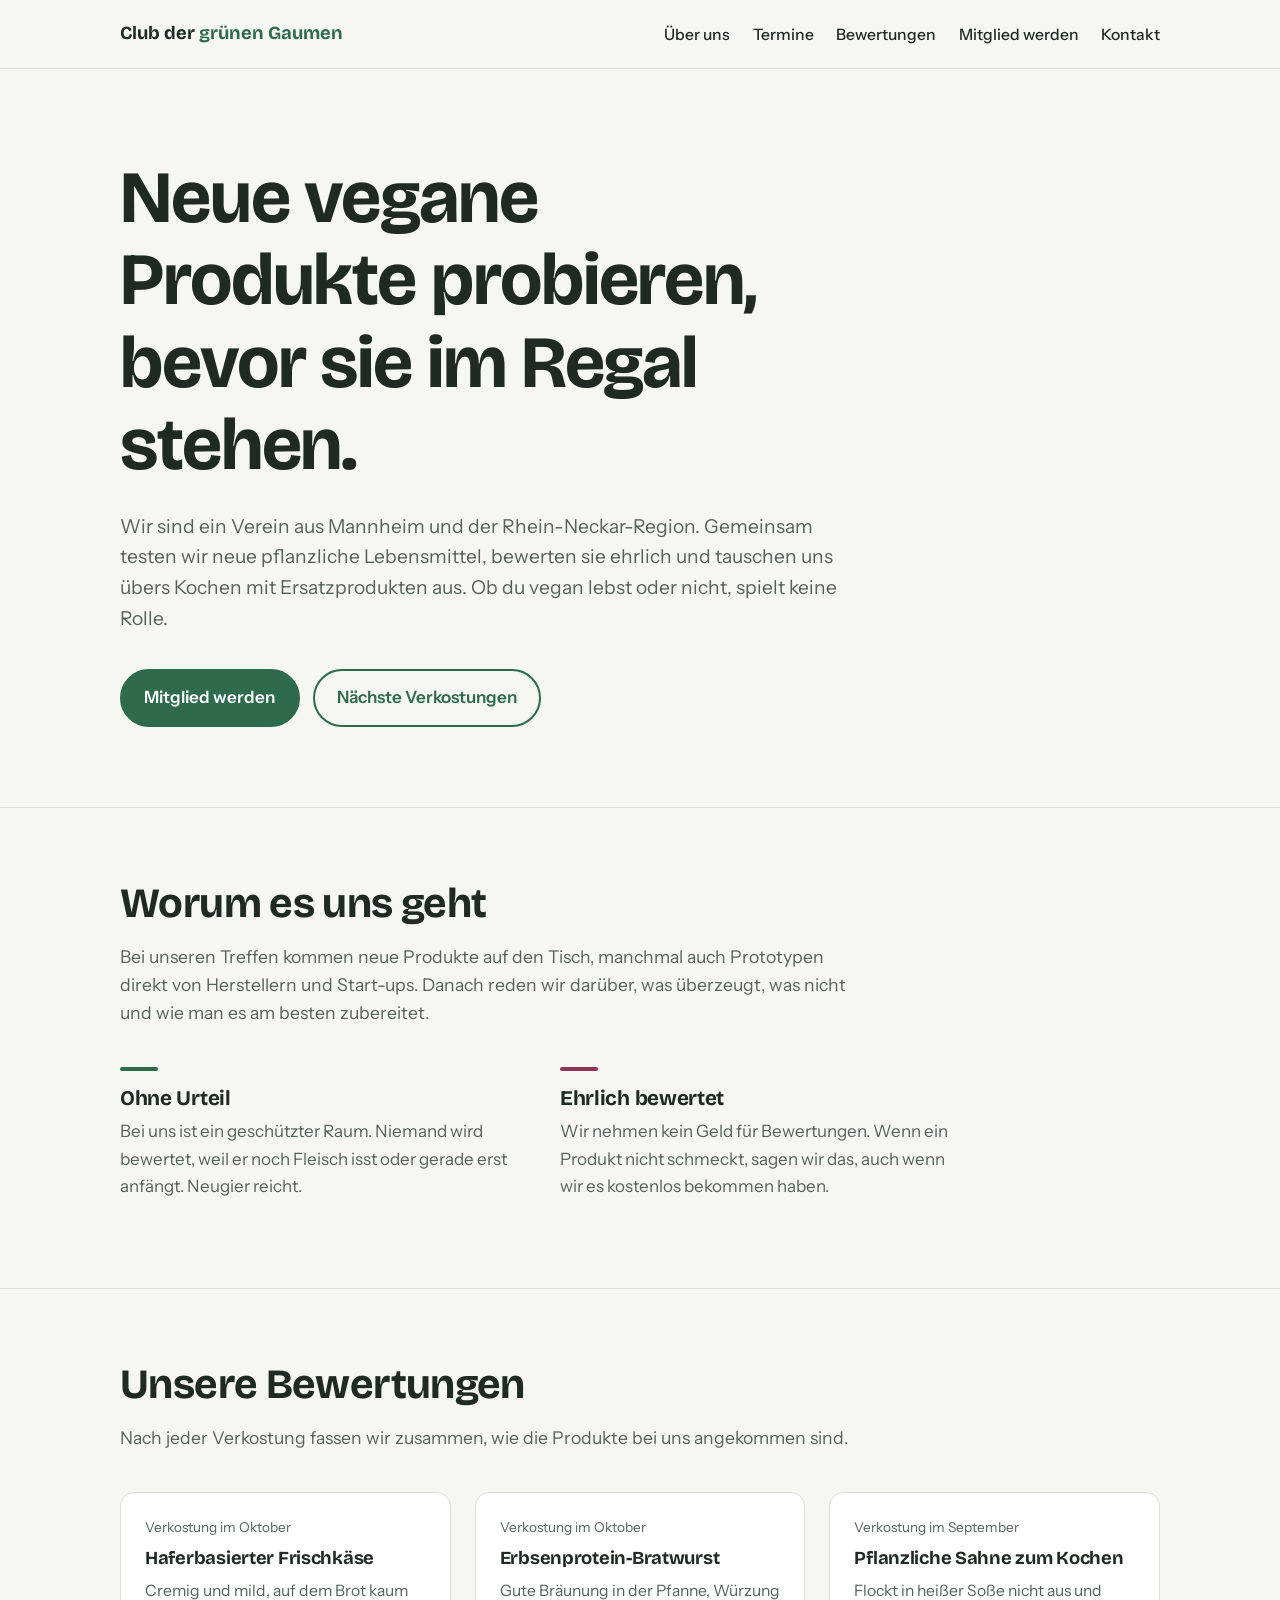
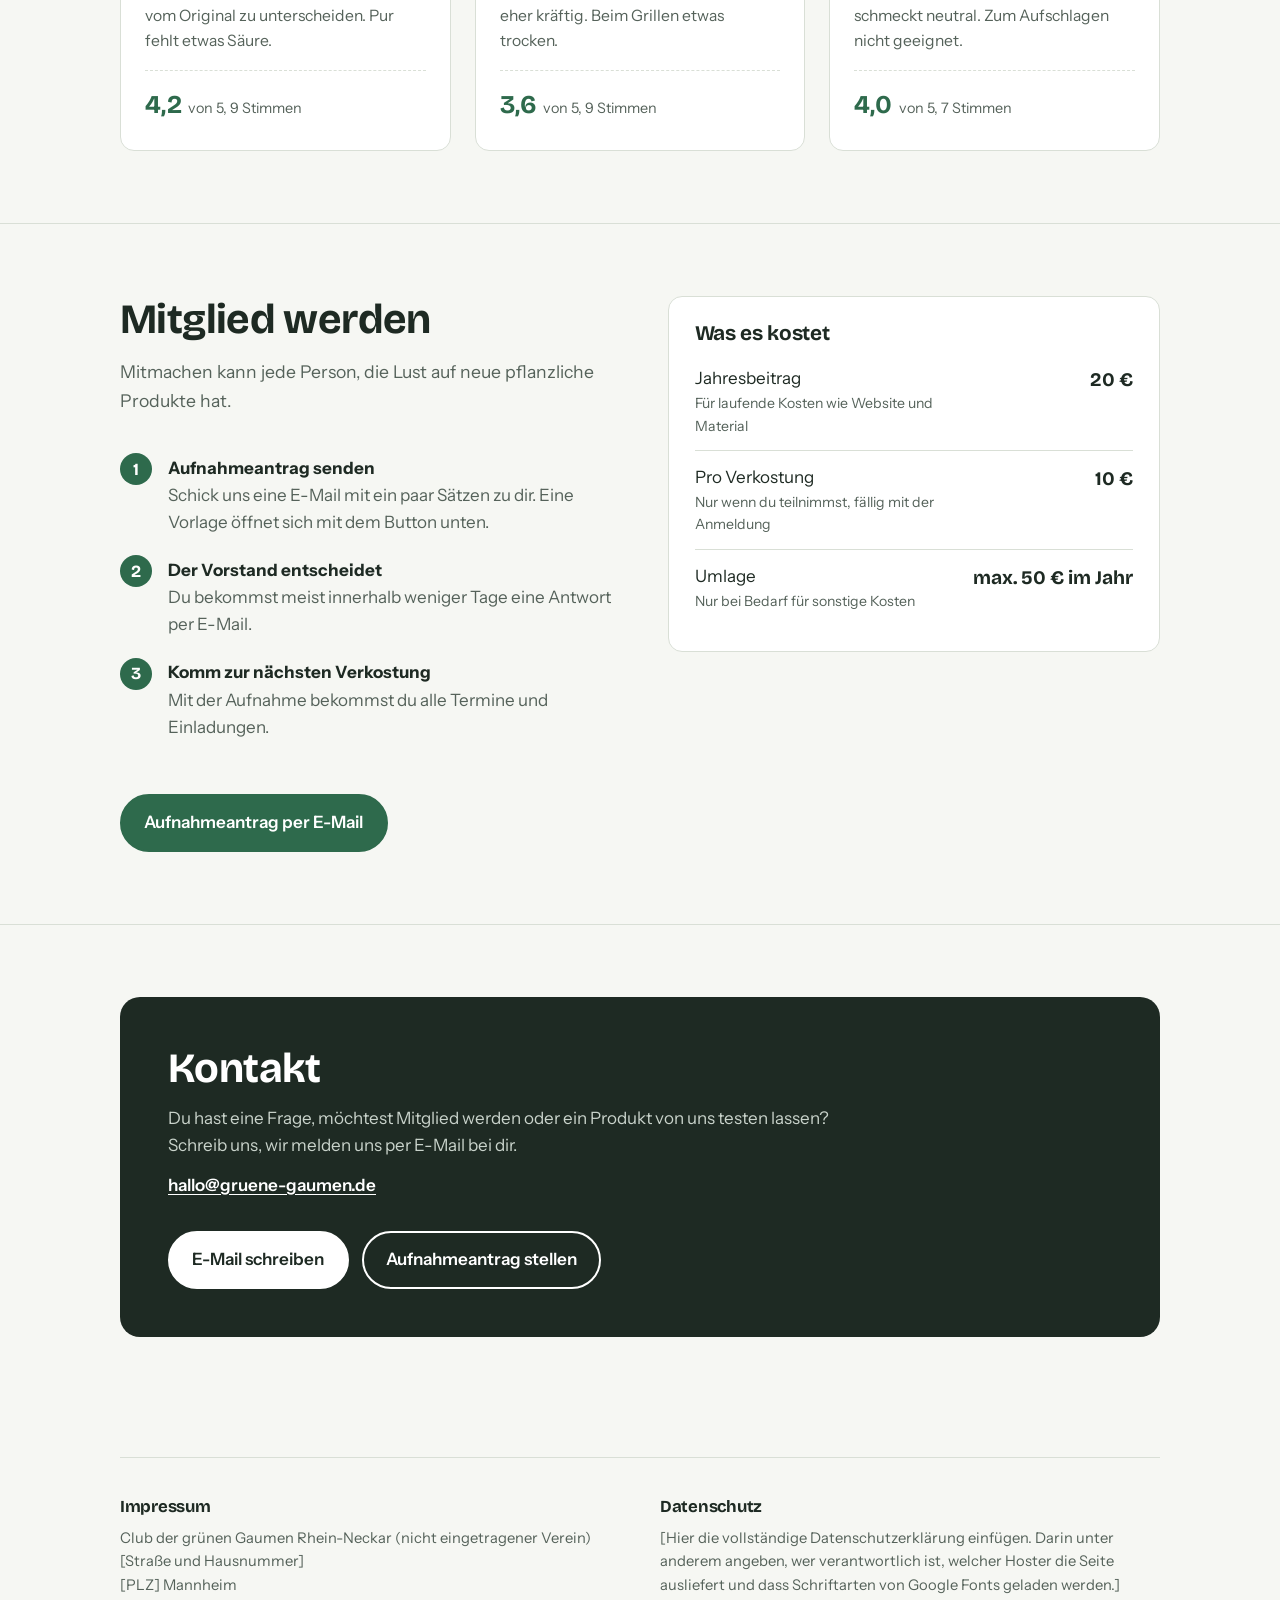
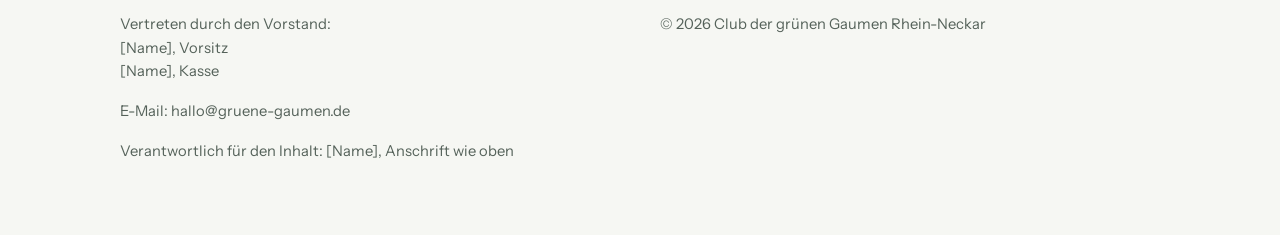
<file: index.html>
<!DOCTYPE html>
<html lang="de">
<head>
<meta charset="utf-8">
<meta name="viewport" content="width=device-width, initial-scale=1">
<title>Club der grünen Gaumen Rhein-Neckar</title>
<meta name="description" content="Wir testen neue vegane Produkte, oft bevor sie im Handel sind, und tauschen uns übers Kochen mit Ersatzprodukten aus. Offen für alle, auch wenn du nicht vegan lebst.">
<link rel="icon" href="data:image/svg+xml,<svg xmlns='http://www.w3.org/2000/svg' viewBox='0 0 100 100'><text y='.9em' font-size='90'>🌱</text></svg>">
<link rel="preconnect" href="https://fonts.googleapis.com">
<link rel="preconnect" href="https://fonts.gstatic.com" crossorigin>
<link href="https://fonts.googleapis.com/css2?family=Bricolage+Grotesque:opsz,wght@12..96,500;12..96,700&family=Instrument+Sans:wght@400;500;600&display=swap" rel="stylesheet">
<link rel="stylesheet" href="style.css">
</head>
<body>

<header class="top">
  <div class="wrap">
    <a class="brand" href="index.html">Club der <span>grünen Gaumen</span></a>
    <nav aria-label="Hauptnavigation">
      <ul>
        <li><a href="#ueber-uns">Über uns</a></li>
        <li><a href="termine.html">Termine</a></li>
        <li><a href="#bewertungen">Bewertungen</a></li>
        <li><a href="#mitglied-werden">Mitglied werden</a></li>
        <li><a href="#kontakt">Kontakt</a></li>
      </ul>
    </nav>
  </div>
</header>

<main>

  <section class="hero">
    <div class="wrap">
      <h1>Neue vegane Produkte probieren, bevor sie im Regal stehen.</h1>
      <p class="lead">Wir sind ein Verein aus Mannheim und der Rhein-Neckar-Region. Gemeinsam testen wir neue pflanzliche Lebensmittel, bewerten sie ehrlich und tauschen uns übers Kochen mit Ersatzprodukten aus. Ob du vegan lebst oder nicht, spielt keine Rolle.</p>
      <div class="actions">
        <a class="btn primary" href="#mitglied-werden">Mitglied werden</a>
        <a class="btn ghost" href="termine.html">Nächste Verkostungen</a>
      </div>
    </div>
  </section>

  <section class="block" id="ueber-uns">
    <div class="wrap">
      <h2>Worum es uns geht</h2>
      <p class="intro">Bei unseren Treffen kommen neue Produkte auf den Tisch, manchmal auch Prototypen direkt von Herstellern und Start-ups. Danach reden wir darüber, was überzeugt, was nicht und wie man es am besten zubereitet.</p>
      <div class="values">
        <div>
          <span class="mark" aria-hidden="true"></span>
          <h3>Ohne Urteil</h3>
          <p>Bei uns ist ein geschützter Raum. Niemand wird bewertet, weil er noch Fleisch isst oder gerade erst anfängt. Neugier reicht.</p>
        </div>
        <div>
          <span class="mark" aria-hidden="true"></span>
          <h3>Ehrlich bewertet</h3>
          <p>Wir nehmen kein Geld für Bewertungen. Wenn ein Produkt nicht schmeckt, sagen wir das, auch wenn wir es kostenlos bekommen haben.</p>
        </div>
      </div>
    </div>
  </section>

  <section class="block" id="bewertungen">
    <div class="wrap">
      <h2>Unsere Bewertungen</h2>
      <p class="intro">Nach jeder Verkostung fassen wir zusammen, wie die Produkte bei uns angekommen sind.</p>
      <!-- BEWERTUNGEN: Beispielbeiträge, bitte durch echte Bewertungen ersetzen -->
      <div class="reviews">
        <article class="review">
          <div class="meta">Verkostung im Oktober</div>
          <h3>Haferbasierter Frischkäse</h3>
          <p>Cremig und mild, auf dem Brot kaum vom Original zu unterscheiden. Pur fehlt etwas Säure.</p>
          <div class="score"><b>4,2</b><span>von 5, 9 Stimmen</span></div>
        </article>
        <article class="review">
          <div class="meta">Verkostung im Oktober</div>
          <h3>Erbsenprotein-Bratwurst</h3>
          <p>Gute Bräunung in der Pfanne, Würzung eher kräftig. Beim Grillen etwas trocken.</p>
          <div class="score"><b>3,6</b><span>von 5, 9 Stimmen</span></div>
        </article>
        <article class="review">
          <div class="meta">Verkostung im September</div>
          <h3>Pflanzliche Sahne zum Kochen</h3>
          <p>Flockt in heißer Soße nicht aus und schmeckt neutral. Zum Aufschlagen nicht geeignet.</p>
          <div class="score"><b>4,0</b><span>von 5, 7 Stimmen</span></div>
        </article>
      </div>
    </div>
  </section>

  <section class="block" id="mitglied-werden">
    <div class="wrap join">
      <div>
        <h2>Mitglied werden</h2>
        <p class="intro">Mitmachen kann jede Person, die Lust auf neue pflanzliche Produkte hat.</p>
        <ol class="steps">
          <li><strong>Aufnahmeantrag senden</strong><span>Schick uns eine E-Mail mit ein paar Sätzen zu dir. Eine Vorlage öffnet sich mit dem Button unten.</span></li>
          <li><strong>Der Vorstand entscheidet</strong><span>Du bekommst meist innerhalb weniger Tage eine Antwort per E-Mail.</span></li>
          <li><strong>Komm zur nächsten Verkostung</strong><span>Mit der Aufnahme bekommst du alle Termine und Einladungen.</span></li>
        </ol>
        <a class="btn primary" href="mailto:hallo@gruene-gaumen.de?subject=Aufnahmeantrag&amp;body=Hallo%2C%0A%0Aich%20m%C3%B6chte%20Mitglied%20im%20Club%20der%20gr%C3%BCnen%20Gaumen%20Rhein-Neckar%20werden%20und%20bin%20mit%20dem%20Jahresbeitrag%20von%2020%20%E2%82%AC%20sowie%20dem%20Kostenbeitrag%20von%2010%20%E2%82%AC%20pro%20Verkostung%20einverstanden.%0A%0AName%3A%0AWohnort%3A%0AEin%20paar%20S%C3%A4tze%20zu%20mir%3A%0A%0AViele%20Gr%C3%BC%C3%9Fe">Aufnahmeantrag per E-Mail</a>
      </div>
      <div class="fees">
        <h3>Was es kostet</h3>
        <table>
          <tr><td>Jahresbeitrag<small>Für laufende Kosten wie Website und Material</small></td><td>20 €</td></tr>
          <tr><td>Pro Verkostung<small>Nur wenn du teilnimmst, fällig mit der Anmeldung</small></td><td>10 €</td></tr>
          <tr><td>Umlage<small>Nur bei Bedarf für sonstige Kosten</small></td><td>max. 50 € im Jahr</td></tr>
        </table>
      </div>
    </div>
  </section>

  <section class="block" id="kontakt">
    <div class="wrap">
      <!-- KONTAKT: E-Mail-Adresse hallo@gruene-gaumen.de überall durch eure echte Adresse ersetzen -->
      <div class="mailbox">
        <div>
          <h2>Kontakt</h2>
          <p>Du hast eine Frage, möchtest Mitglied werden oder ein Produkt von uns testen lassen? Schreib uns, wir melden uns per E-Mail bei dir.</p>
          <p class="addr"><a href="mailto:hallo@gruene-gaumen.de">hallo@gruene-gaumen.de</a></p>
        </div>
        <div class="actions">
          <a class="btn primary" href="mailto:hallo@gruene-gaumen.de?subject=Anfrage%20%C3%BCber%20die%20Website">E-Mail schreiben</a>
          <a class="btn ghost" href="mailto:hallo@gruene-gaumen.de?subject=Aufnahmeantrag&amp;body=Hallo%2C%0A%0Aich%20m%C3%B6chte%20Mitglied%20im%20Club%20der%20gr%C3%BCnen%20Gaumen%20Rhein-Neckar%20werden%20und%20bin%20mit%20dem%20Jahresbeitrag%20von%2020%20%E2%82%AC%20sowie%20dem%20Kostenbeitrag%20von%2010%20%E2%82%AC%20pro%20Verkostung%20einverstanden.%0A%0AName%3A%0AWohnort%3A%0AEin%20paar%20S%C3%A4tze%20zu%20mir%3A%0A%0AViele%20Gr%C3%BC%C3%9Fe">Aufnahmeantrag stellen</a>
        </div>
      </div>
    </div>
  </section>

</main>

<footer>
  <div class="wrap">
    <div class="legal">
      <div id="impressum">
        <h3>Impressum</h3>
        <!-- IMPRESSUM: Platzhalter in eckigen Klammern ausfüllen -->
        <p>Club der grünen Gaumen Rhein-Neckar (nicht eingetragener Verein)<br>
        [Straße und Hausnummer]<br>
        [PLZ] Mannheim</p>
        <p>Vertreten durch den Vorstand:<br>
        [Name], Vorsitz<br>
        [Name], Kasse</p>
        <p>E-Mail: hallo@gruene-gaumen.de</p>
        <p>Verantwortlich für den Inhalt: [Name], Anschrift wie oben</p>
      </div>
      <div id="datenschutz">
        <h3>Datenschutz</h3>
        <!-- DATENSCHUTZ: durch eine vollständige Datenschutzerklärung ersetzen, z. B. aus einem Generator -->
        <p>[Hier die vollständige Datenschutzerklärung einfügen. Darin unter anderem angeben, wer verantwortlich ist, welcher Hoster die Seite ausliefert und dass Schriftarten von Google Fonts geladen werden.]</p>
        <p>© 2026 Club der grünen Gaumen Rhein-Neckar</p>
      </div>
    </div>
  </div>
</footer>

</body>
</html>
</file>
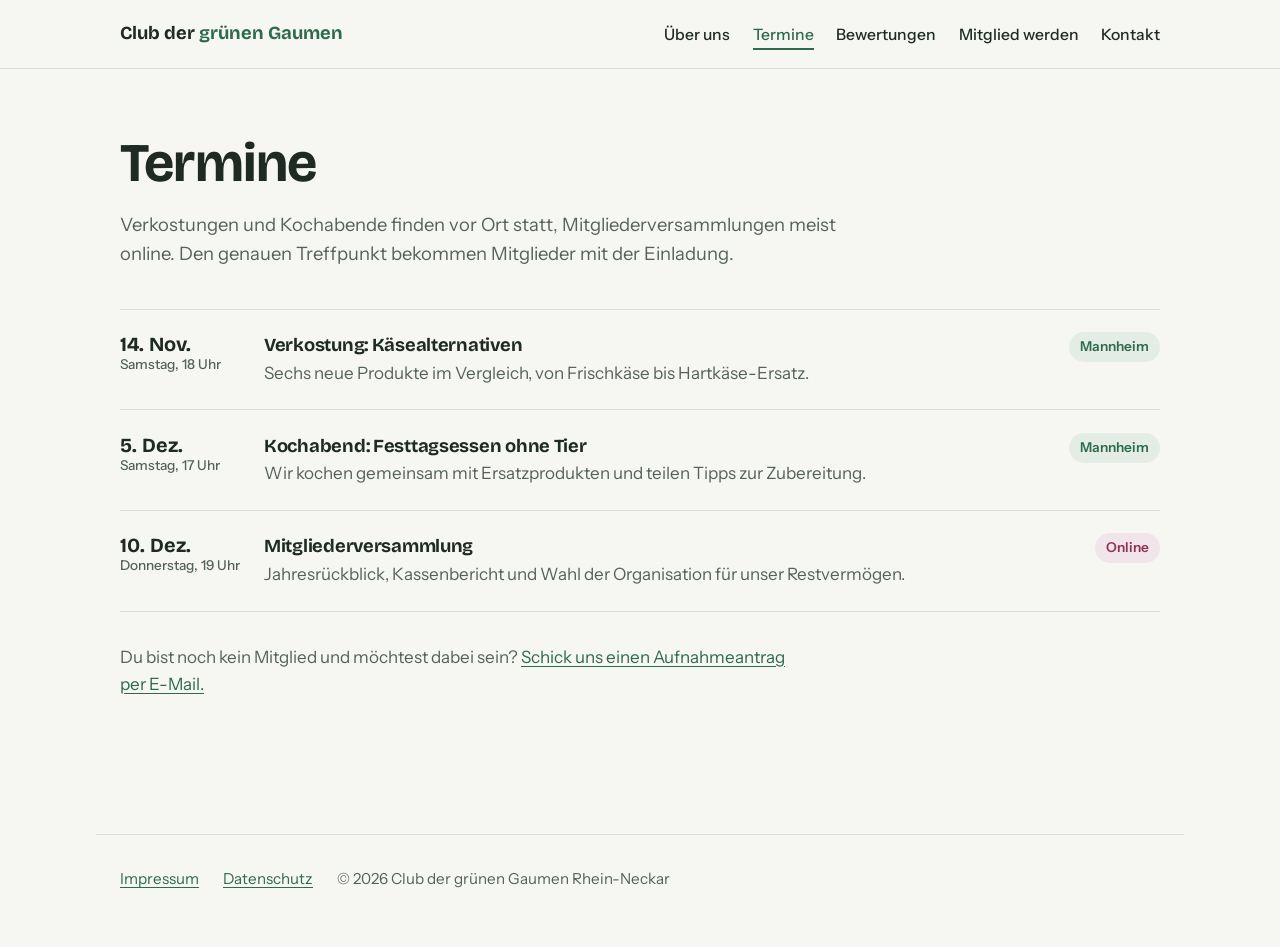
<file: termine.html>
<!DOCTYPE html>
<html lang="de">
<head>
<meta charset="utf-8">
<meta name="viewport" content="width=device-width, initial-scale=1">
<title>Termine – Club der grünen Gaumen Rhein-Neckar</title>
<meta name="description" content="Verkostungen, Kochabende und Mitgliederversammlungen des Club der grünen Gaumen Rhein-Neckar.">
<link rel="icon" href="data:image/svg+xml,<svg xmlns='http://www.w3.org/2000/svg' viewBox='0 0 100 100'><text y='.9em' font-size='90'>🌱</text></svg>">
<link rel="preconnect" href="https://fonts.googleapis.com">
<link rel="preconnect" href="https://fonts.gstatic.com" crossorigin>
<link href="https://fonts.googleapis.com/css2?family=Bricolage+Grotesque:opsz,wght@12..96,500;12..96,700&family=Instrument+Sans:wght@400;500;600&display=swap" rel="stylesheet">
<link rel="stylesheet" href="style.css">
</head>
<body>

<header class="top">
  <div class="wrap">
    <a class="brand" href="index.html">Club der <span>grünen Gaumen</span></a>
    <nav aria-label="Hauptnavigation">
      <ul>
        <li><a href="index.html#ueber-uns">Über uns</a></li>
        <li><a href="termine.html" aria-current="page">Termine</a></li>
        <li><a href="index.html#bewertungen">Bewertungen</a></li>
        <li><a href="index.html#mitglied-werden">Mitglied werden</a></li>
        <li><a href="index.html#kontakt">Kontakt</a></li>
      </ul>
    </nav>
  </div>
</header>

<main>
  <section class="page-head">
    <div class="wrap">
      <h1>Termine</h1>
      <p class="lead">Verkostungen und Kochabende finden vor Ort statt, Mitgliederversammlungen meist online. Den genauen Treffpunkt bekommen Mitglieder mit der Einladung.</p>
    </div>
  </section>

  <section style="padding-bottom:4.5rem">
    <div class="wrap">
      <!-- TERMINE: Beispieltermine, bitte durch echte Termine ersetzen. Für einen neuen Termin einen <li>-Block kopieren. -->
      <ul class="events">
        <li>
          <div class="date">14. Nov.<small>Samstag, 18 Uhr</small></div>
          <div>
            <h3>Verkostung: Käsealternativen</h3>
            <p>Sechs neue Produkte im Vergleich, von Frischkäse bis Hartkäse-Ersatz.</p>
          </div>
          <span class="tag">Mannheim</span>
        </li>
        <li>
          <div class="date">5. Dez.<small>Samstag, 17 Uhr</small></div>
          <div>
            <h3>Kochabend: Festtagsessen ohne Tier</h3>
            <p>Wir kochen gemeinsam mit Ersatzprodukten und teilen Tipps zur Zubereitung.</p>
          </div>
          <span class="tag">Mannheim</span>
        </li>
        <li>
          <div class="date">10. Dez.<small>Donnerstag, 19 Uhr</small></div>
          <div>
            <h3>Mitgliederversammlung</h3>
            <p>Jahresrückblick, Kassenbericht und Wahl der Organisation für unser Restvermögen.</p>
          </div>
          <span class="tag online">Online</span>
        </li>
      </ul>
      <p class="events-note">Du bist noch kein Mitglied und möchtest dabei sein? <a href="mailto:hallo@gruene-gaumen.de?subject=Aufnahmeantrag&amp;body=Hallo%2C%0A%0Aich%20m%C3%B6chte%20Mitglied%20im%20Club%20der%20gr%C3%BCnen%20Gaumen%20Rhein-Neckar%20werden%20und%20bin%20mit%20dem%20Jahresbeitrag%20von%2020%20%E2%82%AC%20sowie%20dem%20Kostenbeitrag%20von%2010%20%E2%82%AC%20pro%20Verkostung%20einverstanden.%0A%0AName%3A%0AWohnort%3A%0AEin%20paar%20S%C3%A4tze%20zu%20mir%3A%0A%0AViele%20Gr%C3%BC%C3%9Fe">Schick uns einen Aufnahmeantrag per E-Mail.</a></p>
    </div>
  </section>
</main>

<footer>
  <div class="wrap foot-simple">
    <a href="index.html#impressum">Impressum</a>
    <a href="index.html#datenschutz">Datenschutz</a>
    <span>© 2026 Club der grünen Gaumen Rhein-Neckar</span>
  </div>
</footer>
</body>
</html>
</file>
<file: style.css>
:root{
  --paper:#F6F7F3;
  --surface:#FFFFFF;
  --ink:#1E2A23;
  --muted:#55625A;
  --line:#D9DFD6;
  --leaf:#2E6A4C;
  --leaf-soft:#E3EDE5;
  --beet:#8E3354;
  --error:#A3262A;
  --display:"Bricolage Grotesque", "Segoe UI", system-ui, sans-serif;
  --body:"Instrument Sans", "Segoe UI", system-ui, -apple-system, sans-serif;
  --wrap:68rem;
}
*{box-sizing:border-box}
html{scroll-behavior:smooth;scroll-padding-top:5rem}
body{margin:0;background:var(--paper);color:var(--ink);font-family:var(--body);font-size:1.0625rem;line-height:1.6}
a{color:var(--leaf);text-underline-offset:.18em}
a:hover{color:var(--beet)}
:focus-visible{outline:3px solid var(--beet);outline-offset:3px;border-radius:2px}
.wrap{max-width:var(--wrap);margin:0 auto;padding:0 1.5rem}
h1,h2,h3{font-family:var(--display);line-height:1.12;margin:0;letter-spacing:-.015em}
h2{font-size:clamp(1.9rem,4vw,2.6rem);font-weight:700}
h3{font-size:1.3rem;font-weight:700}
p{margin:0 0 1rem;max-width:62ch}

/* Header */
header.top{position:sticky;top:0;z-index:10;background:rgba(246,247,243,.92);backdrop-filter:blur(8px);border-bottom:1px solid var(--line)}
.top .wrap{display:flex;align-items:center;justify-content:space-between;gap:1.5rem;height:4.25rem}
.brand{font-family:var(--display);font-weight:700;font-size:1.15rem;color:var(--ink);text-decoration:none;white-space:nowrap}
.brand span{color:var(--leaf)}
nav ul{display:flex;gap:1.4rem;list-style:none;margin:0;padding:0}
nav a{color:var(--ink);text-decoration:none;font-weight:500;font-size:.98rem;padding:.3rem 0;border-bottom:2px solid transparent}
nav a:hover{color:var(--leaf)}
nav a[aria-current="page"]{color:var(--leaf);border-bottom-color:var(--leaf)}
@media (max-width:820px){
  .top .wrap{flex-direction:column;align-items:flex-start;height:auto;padding-top:.7rem;padding-bottom:.4rem;gap:.35rem}
  nav{width:100%;overflow-x:auto}
  nav ul{gap:1.1rem;padding-bottom:.3rem}
  nav a{white-space:nowrap}
}

/* Hero */
.hero{padding:5.5rem 0 5rem}
.hero h1{font-size:clamp(2.4rem,6.5vw,4.6rem);font-weight:700;max-width:16ch}
.hero .lead{font-size:1.2rem;color:var(--muted);margin:1.5rem 0 2.2rem;max-width:56ch}
.page-head{padding:4rem 0 2.5rem}
.page-head h1{font-size:clamp(2.2rem,5vw,3.4rem);font-weight:700}
.page-head .lead{font-size:1.15rem;color:var(--muted);margin:1rem 0 0}
.actions{display:flex;flex-wrap:wrap;gap:.8rem}
.btn{display:inline-block;padding:.85rem 1.4rem;border-radius:999px;font:inherit;font-weight:600;text-decoration:none;border:2px solid var(--leaf);cursor:pointer}
.btn.primary{background:var(--leaf);color:#fff}
.btn.primary:hover{background:var(--ink);border-color:var(--ink);color:#fff}
.btn.ghost{background:transparent;color:var(--leaf)}
.btn.ghost:hover{background:var(--leaf-soft);color:var(--leaf)}
.btn[disabled]{opacity:.6;cursor:wait}
@media (max-width:820px){.hero{padding:3rem 0 3.5rem}}

/* Sections */
section.block{padding:4.5rem 0;border-top:1px solid var(--line)}
.intro{margin:1rem 0 2.5rem;color:var(--muted);font-size:1.1rem}

.values{display:grid;grid-template-columns:repeat(2,1fr);gap:3rem;max-width:52rem}
.values h3{margin-bottom:.5rem}
.values p{color:var(--muted)}
.values .mark{display:block;width:2.4rem;height:4px;background:var(--leaf);margin-bottom:1rem;border-radius:2px}
.values div:nth-child(2) .mark{background:var(--beet)}
@media (max-width:820px){.values{grid-template-columns:1fr;gap:2rem}}

/* Termine */
.events{list-style:none;margin:0;padding:0;border-top:1px solid var(--line)}
.events li{display:grid;grid-template-columns:7.5rem 1fr auto;gap:1.5rem;align-items:baseline;padding:1.4rem 0;border-bottom:1px solid var(--line)}
.date{font-family:var(--display);font-weight:700;font-size:1.25rem;line-height:1.2}
.date small{display:block;font-family:var(--body);font-weight:500;font-size:.85rem;color:var(--muted)}
.events h3{font-size:1.15rem;margin-bottom:.25rem}
.events p{margin:0;color:var(--muted)}
.tag{font-size:.85rem;font-weight:600;padding:.25rem .7rem;border-radius:999px;background:var(--leaf-soft);color:var(--leaf);white-space:nowrap}
.tag.online{background:#F1E4EA;color:var(--beet)}
.events-note{margin-top:2rem;color:var(--muted)}
@media (max-width:640px){
  .events li{grid-template-columns:1fr;gap:.4rem}
  .tag{justify-self:start}
}

/* Bewertungen */
.reviews{display:grid;grid-template-columns:repeat(3,1fr);gap:1.5rem}
.review{background:var(--surface);border:1px solid var(--line);border-radius:14px;padding:1.5rem}
.review .meta{font-size:.85rem;color:var(--muted);margin-bottom:.6rem}
.review h3{font-size:1.15rem;margin-bottom:.6rem}
.review p{color:var(--muted);font-size:.98rem}
.score{display:flex;align-items:baseline;gap:.4rem;margin-top:1rem;padding-top:.9rem;border-top:1px dashed var(--line)}
.score b{font-family:var(--display);font-size:1.6rem;color:var(--leaf)}
.score span{font-size:.9rem;color:var(--muted)}
@media (max-width:900px){.reviews{grid-template-columns:1fr}}

/* Mitglied werden */
.join{display:grid;grid-template-columns:1fr 1fr;gap:3.5rem;align-items:start}
.steps{counter-reset:s;list-style:none;margin:1.5rem 0 2rem;padding:0}
.steps li{counter-increment:s;position:relative;padding:0 0 1.3rem 3rem}
.steps li::before{content:counter(s);position:absolute;left:0;top:-.1rem;width:2rem;height:2rem;border-radius:50%;background:var(--leaf);color:#fff;font-family:var(--display);font-weight:700;display:grid;place-items:center}
.steps strong{display:block}
.steps span{color:var(--muted)}
.fees{background:var(--surface);border:1px solid var(--line);border-radius:14px;padding:1.6rem}
.fees h3{margin-bottom:.4rem}
.fees table{width:100%;border-collapse:collapse}
.fees td{padding:.8rem 0;border-bottom:1px solid var(--line);vertical-align:top}
.fees tr:last-child td{border-bottom:0}
.fees td:last-child{text-align:right;font-family:var(--display);font-weight:700;font-size:1.2rem;white-space:nowrap;padding-left:1rem}
.fees small{display:block;color:var(--muted);font-size:.88rem;font-family:var(--body);font-weight:400}
@media (max-width:820px){.join{grid-template-columns:1fr;gap:2.5rem}}

/* Kontakt */
.mailbox{background:var(--ink);color:#EEF2EC;border-radius:20px;padding:3rem;display:flex;justify-content:space-between;align-items:center;gap:2rem;flex-wrap:wrap}
.mailbox h2{color:#fff}
.mailbox p{color:#C9D3CB;margin:.8rem 0 0}
.mailbox .addr a{color:#fff;font-weight:600}
.mailbox .btn.primary{background:#fff;color:var(--ink);border-color:#fff}
.mailbox .btn.primary:hover{background:var(--leaf-soft);border-color:var(--leaf-soft)}
.mailbox .btn.ghost{color:#fff;border-color:#fff}
.mailbox .btn.ghost:hover{background:rgba(255,255,255,.12);color:#fff}
@media (max-width:640px){.mailbox{padding:2rem 1.5rem}}

/* Footer */
footer{padding:3rem 0 3.5rem;color:var(--muted);font-size:.95rem}
.legal{display:grid;grid-template-columns:1fr 1fr;gap:2.5rem;border-top:1px solid var(--line);padding-top:2.5rem}
.legal h3{font-size:1.05rem;margin-bottom:.6rem;color:var(--ink)}
.legal p{font-size:.92rem}
.foot-simple{border-top:1px solid var(--line);padding-top:2rem;display:flex;gap:1.5rem;flex-wrap:wrap}
@media (max-width:820px){.legal{grid-template-columns:1fr}}

@media (prefers-reduced-motion:reduce){html{scroll-behavior:auto}}
</file>
